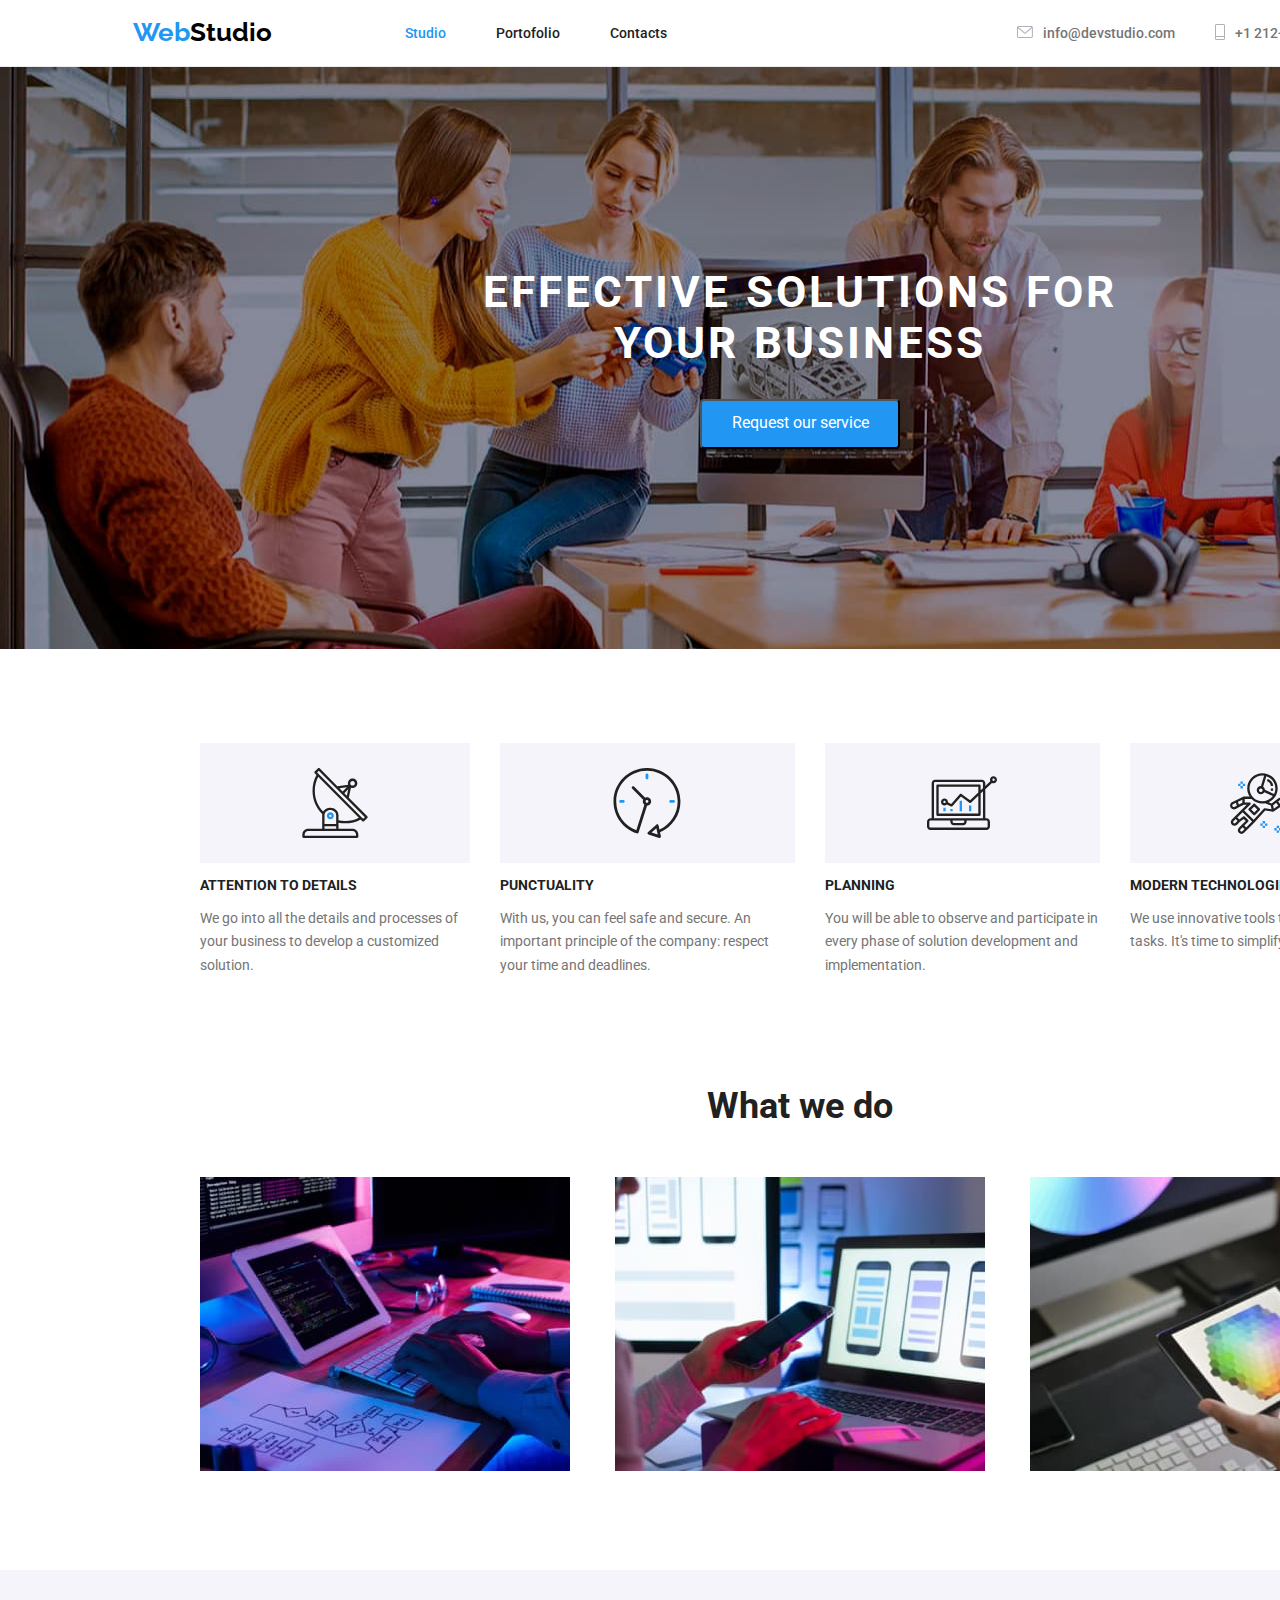
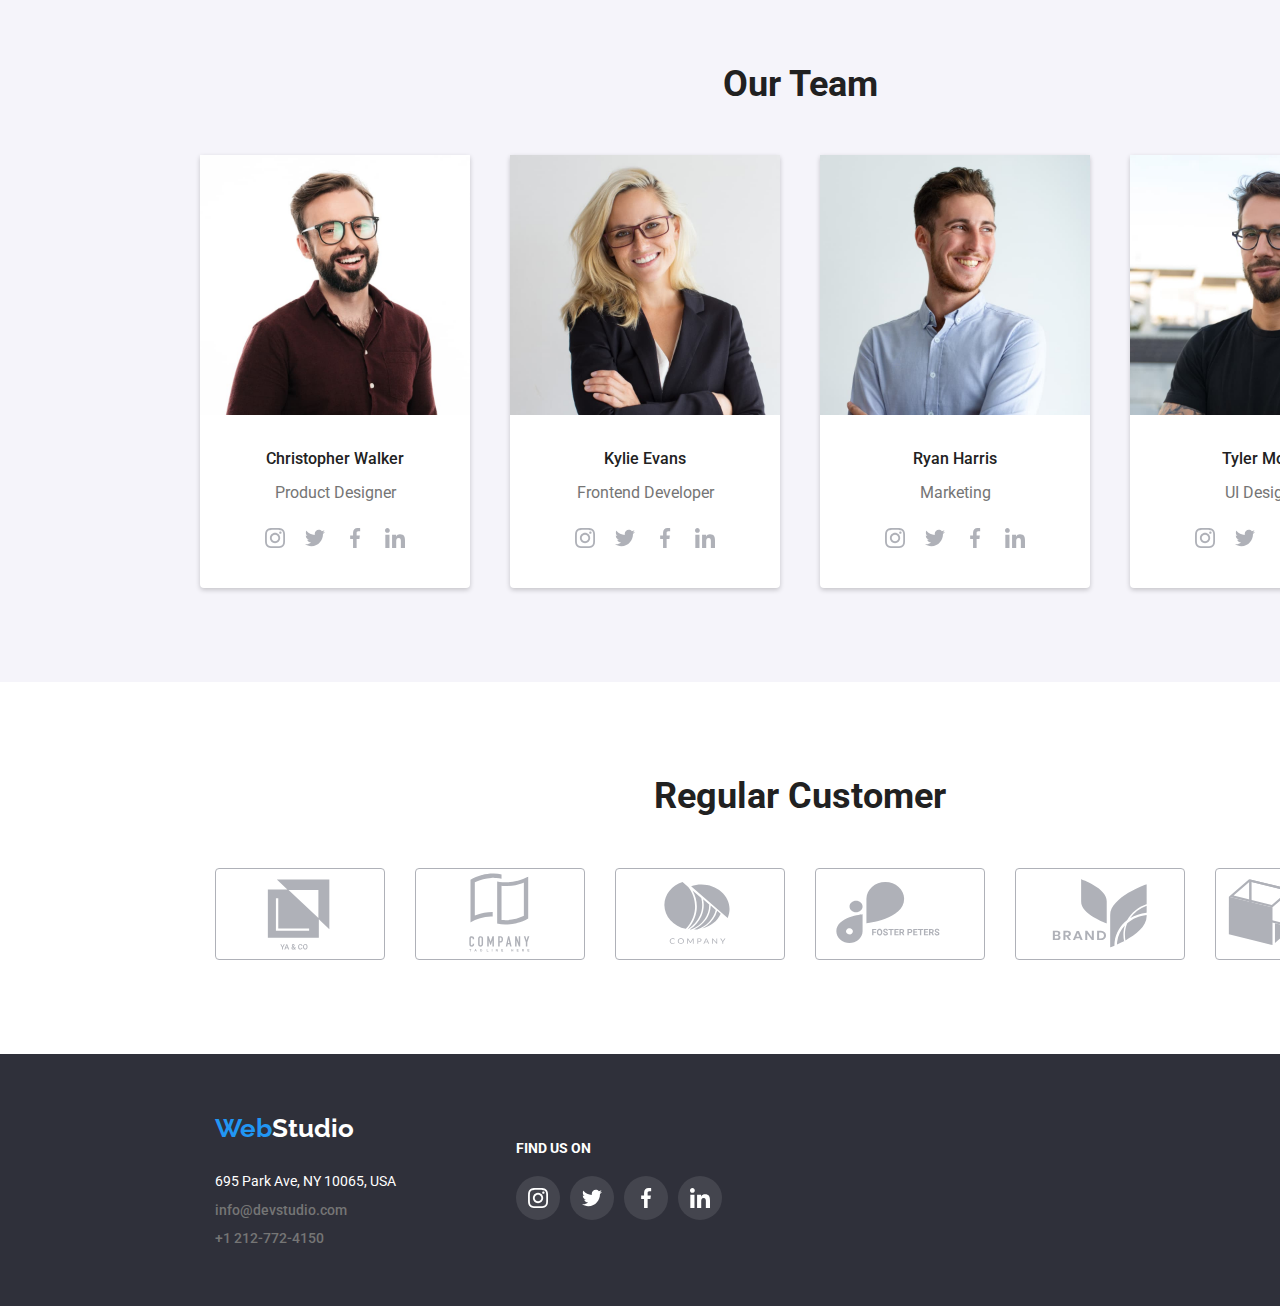
<file: index.html>
<!DOCTYPE html>
<html lang="en">
  <head>
    <meta charset="UTF-8" />
    <meta name="viewport" content="width=device-width, initial-scale=1.0" />
    <link
      rel="stylesheet"
      href="https://cdnjs.cloudflare.com/ajax/libs/modern-normalize/1.0.0/modern-normalize.min.css"
    />
    <link rel="preconnect" href="https://fonts.googleapis.com" />
    <link rel="preconnect" href="https://fonts.gstatic.com" crossorigin />
    <link
      href="https://fonts.googleapis.com/css2?family=Raleway:wght@700&family=Roboto:wght@400;500;700;900&display=swap"
      rel="stylesheet"
    />
    <link rel="stylesheet" href="./css/styles.css" />
    <title>Studio</title>
  </head>
  <body>
    <header class="header-container">
      <div class="navigation-container">
        <a
          class="main-link"
          href="https://panabogdanc.github.io/goit-markup-hw-04/"
          ><span class="main-link-style">Web</span>Studio</a
        >
        <nav class="navigation-link">
          <ul>
            <li>
              <a class="navigation-link-address actual" href="./index.html"
                >Studio</a
              >
            </li>
            <li>
              <a class="navigation-link-address" href="./portofolio.html"
                >Portofolio</a
              >
            </li>
            <li>
              <a class="navigation-link-address" href="./contacts.html"
                >Contacts</a
              >
            </li>
          </ul>
        </nav>
      </div>
      <div class="header-contact-container">
        <ul class="address-container">
          <li>
            <a class="contact-method" href="mailto:info@devstudio.com"
              ><span
                ><svg class="svg-icon">
                  <use xlink:href="./images/icons.svg#icon-mail" /></svg></span
              >info@devstudio.com</a
            >
          </li>
          <li>
            <a class="contact-method" href="tel:+1212-772-4150"
              ><span
                ><svg class="svg-icon">
                  <use xlink:href="./images/icons.svg#icon-tel" /></svg></span
              >+1 212-772-4150</a
            >
          </li>
        </ul>
      </div>
    </header>

    <main>
      <section class="first-section">
        <div class="first-section-container">
          <h1 class="first-section-title">
            EFFECTIVE SOLUTIONS FOR YOUR BUSINESS
          </h1>
          <button class="first-section-button" type="button">
            Request our service
          </button>
        </div>
      </section>
      <section class="what-we-do-section-container">
        <ul class="what-we-do-description-container">
          <li>
            <div class="what-we-do-icons-container">
              <svg class="what-we-do-icons">
                <use xlink:href="./images/icons.svg#icon-antenna" />
              </svg>
            </div>

            <h3 class="what-we-do-element">ATTENTION TO DETAILS</h3>
            <p class="what-we-do-description">
              We go into all the details and processes of your business to
              develop a customized solution.
            </p>
          </li>
          <li>
            <div class="what-we-do-icons-container">
              <svg class="what-we-do-icons">
                <use xlink:href="./images/icons.svg#icon-clock" />
              </svg>
            </div>
            <h3 class="what-we-do-element">PUNCTUALITY</h3>
            <p class="what-we-do-description">
              With us, you can feel safe and secure. An important principle of
              the company: respect your time and deadlines.
            </p>
          </li>
          <li>
            <div class="what-we-do-icons-container">
              <svg class="what-we-do-icons">
                <use xlink:href="./images/icons.svg#icon-diagram" />
              </svg>
            </div>
            <h3 class="what-we-do-element">PLANNING</h3>
            <p class="what-we-do-description">
              You will be able to observe and participate in every phase of
              solution development and implementation.
            </p>
          </li>
          <li>
            <div class="what-we-do-icons-container">
              <svg class="what-we-do-icons">
                <use xlink:href="./images/icons.svg#icon-astronaut" />
              </svg>
            </div>
            <h3 class="what-we-do-element">MODERN TECHNOLOGIES</h3>
            <p class="what-we-do-description">
              We use innovative tools to solve assigned tasks. It's time to
              simplify work processes.
            </p>
          </li>
        </ul>
        <div class="what-we-do-container">
          <h2 class="what-we-do-title">What we do</h2>
          <ul class="what-we-do-picture-container">
            <li>
              <img
                src="./images/coding-image.jpg"
                width="370"
                height="294"
                alt="A person coding"
              />
            </li>
            <li>
              <img
                src="./images/phone-app-image.jpg"
                width="370"
                height="294"
                alt="Design an app for phone"
              />
            </li>
            <li>
              <img
                src="./images/color-picker-image.jpg"
                width="370"
                height="294"
                alt="Colorpick on a tablet"
              />
            </li>
          </ul>
        </div>
      </section>
      <section class="our-team-section">
        <div class="our-team-section-container">
          <h2 class="team-title">Our Team</h2>
          <ul class="team-cards-container">
            <li>
              <img
                src="./images/christopher-walker.jpg"
                width="270"
                height="260"
                alt="Christopher Walker"
              />
              <h3 class="team-member">Christopher Walker</h3>
              <p class="team-role">Product Designer</p>
              <ul class="team-social-media">
                <li>
                  <svg>
                    <use xlink:href="./images/icons.svg#icon-instagram" />
                  </svg>
                </li>
                <li>
                  <svg>
                    <use xlink:href="./images/icons.svg#icon-twitter" />
                  </svg>
                </li>
                <li>
                  <svg>
                    <use xlink:href="./images/icons.svg#icon-facebook" />
                  </svg>
                </li>
                <li>
                  <svg>
                    <use xlink:href="./images/icons.svg#icon-linkedin" />
                  </svg>
                </li>
              </ul>
            </li>
            <li>
              <img
                src="./images/kylie-evans.jpg"
                width="270"
                height="260"
                alt="Kylie Evans"
              />
              <h3 class="team-member">Kylie Evans</h3>
              <p class="team-role">Frontend Developer</p>
              <ul class="team-social-media">
                <li>
                  <svg>
                    <use xlink:href="./images/icons.svg#icon-instagram" />
                  </svg>
                </li>
                <li>
                  <svg>
                    <use xlink:href="./images/icons.svg#icon-twitter" />
                  </svg>
                </li>
                <li>
                  <svg>
                    <use xlink:href="./images/icons.svg#icon-facebook" />
                  </svg>
                </li>
                <li>
                  <svg>
                    <use xlink:href="./images/icons.svg#icon-linkedin" />
                  </svg>
                </li>
              </ul>
            </li>
            <li>
              <img
                src="./images/ryan-harris.jpg"
                width="270"
                height="260"
                alt="Ryan Harris"
              />
              <h3 class="team-member">Ryan Harris</h3>
              <p class="team-role">Marketing</p>
              <ul class="team-social-media">
                <li>
                  <svg>
                    <use xlink:href="./images/icons.svg#icon-instagram" />
                  </svg>
                </li>
                <li>
                  <svg>
                    <use xlink:href="./images/icons.svg#icon-twitter" />
                  </svg>
                </li>
                <li>
                  <svg>
                    <use xlink:href="./images/icons.svg#icon-facebook" />
                  </svg>
                </li>
                <li>
                  <svg>
                    <use xlink:href="./images/icons.svg#icon-linkedin" />
                  </svg>
                </li>
              </ul>
            </li>
            <li>
              <img
                src="./images/tyler-moore.jpg"
                width="270"
                height="260"
                alt="Tyler Moore"
              />
              <h3 class="team-member">Tyler Moore</h3>
              <p class="team-role">UI Designer</p>
              <ul class="team-social-media">
                <li>
                  <svg>
                    <use xlink:href="./images/icons.svg#icon-instagram" />
                  </svg>
                </li>
                <li>
                  <svg>
                    <use xlink:href="./images/icons.svg#icon-twitter" />
                  </svg>
                </li>
                <li>
                  <svg>
                    <use xlink:href="./images/icons.svg#icon-facebook" />
                  </svg>
                </li>
                <li>
                  <svg>
                    <use xlink:href="./images/icons.svg#icon-linkedin" />
                  </svg>
                </li>
              </ul>
            </li>
          </ul>
        </div>
      </section>
      <section class="regular-customers-section">
        <div class="regular-customers-container">
          <h2 class="regular-customers-title">Regular Customer</h2>
          <ul class="regular-customers-list">
            <li>
              <svg>
                <use xlink:href="./images/icons.svg#icon-logo-1" />
              </svg>
            </li>
            <li>
              <svg>
                <use xlink:href="./images/icons.svg#icon-logo-2" />
              </svg>
            </li>
            <li>
              <svg>
                <use xlink:href="./images/icons.svg#icon-logo-3" />
              </svg>
            </li>
            <li>
              <svg>
                <use xlink:href="./images/icons.svg#icon-logo-4" />
              </svg>
            </li>
            <li>
              <svg>
                <use xlink:href="./images/icons.svg#icon-logo-5" />
              </svg>
            </li>
            <li>
              <svg>
                <use xlink:href="./images/icons.svg#icon-logo-6" />
              </svg>
            </li>
          </ul>
        </div>
      </section>
    </main>

    <footer class="footer-style">
      <div class="footer-container">
        <a
          class="footer-main-link"
          href="https://panabogdanc.github.io/goit-markup-hw-04/"
          ><span class="main-link-style">Web</span>Studio</a
        >
        <address>
          <ul class="footer-address-container">
            <li>
              <span class="address-style">695 Park Ave, NY 10065, USA</span>
            </li>
            <li>
              <a class="contact-method" href="mailto:info@devstudio.com"
                >info@devstudio.com</a
              >
            </li>
            <li>
              <a class="contact-method" href="tel:+1212-772-4150"
                >+1 212-772-4150</a
              >
            </li>
          </ul>
        </address>
      </div>
      <div class="find-us">
        <h3 class="find-us-title">FIND US ON</h3>
        <ul class="find-us-list">
          <li>
            <svg>
              <use xlink:href="./images/icons.svg#icon-instagram" />
            </svg>
          </li>
          <li>
            <svg>
              <use xlink:href="./images/icons.svg#icon-twitter" />
            </svg>
          </li>
          <li>
            <svg>
              <use xlink:href="./images/icons.svg#icon-facebook" />
            </svg>
          </li>
          <li>
            <svg>
              <use xlink:href="./images/icons.svg#icon-linkedin" />
            </svg>
          </li>
        </ul>
      </div>
    </footer>
  </body>
</html>
</file>
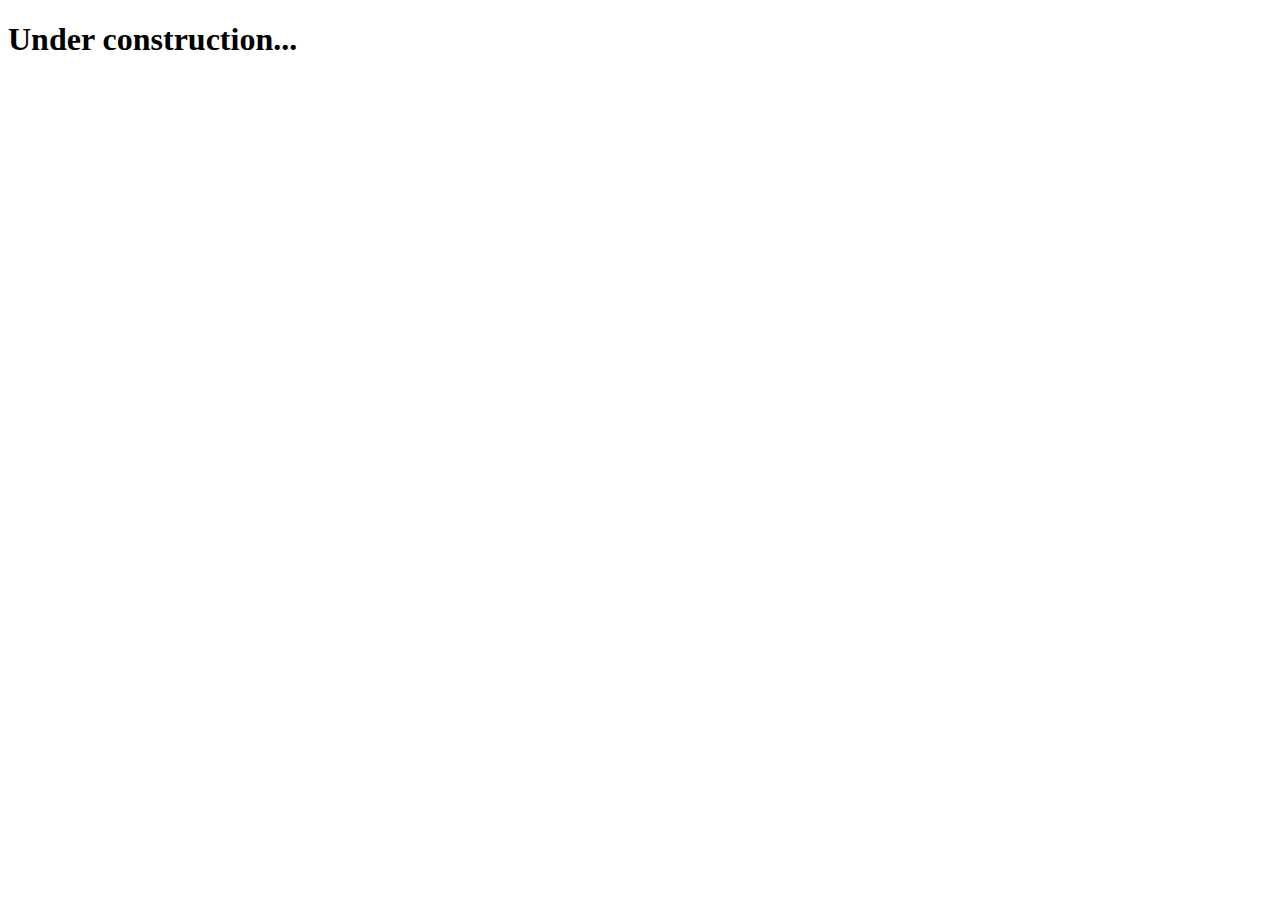
<file: contacts.html>
<!DOCTYPE html>
<html lang="en">
  <head>
    <meta charset="UTF-8" />
    <meta name="viewport" content="width=device-width, initial-scale=1.0" />
    <title>Contacts</title>
  </head>
  <body>
    <h1>Under construction...</h1>
  </body>
</html>
</file>
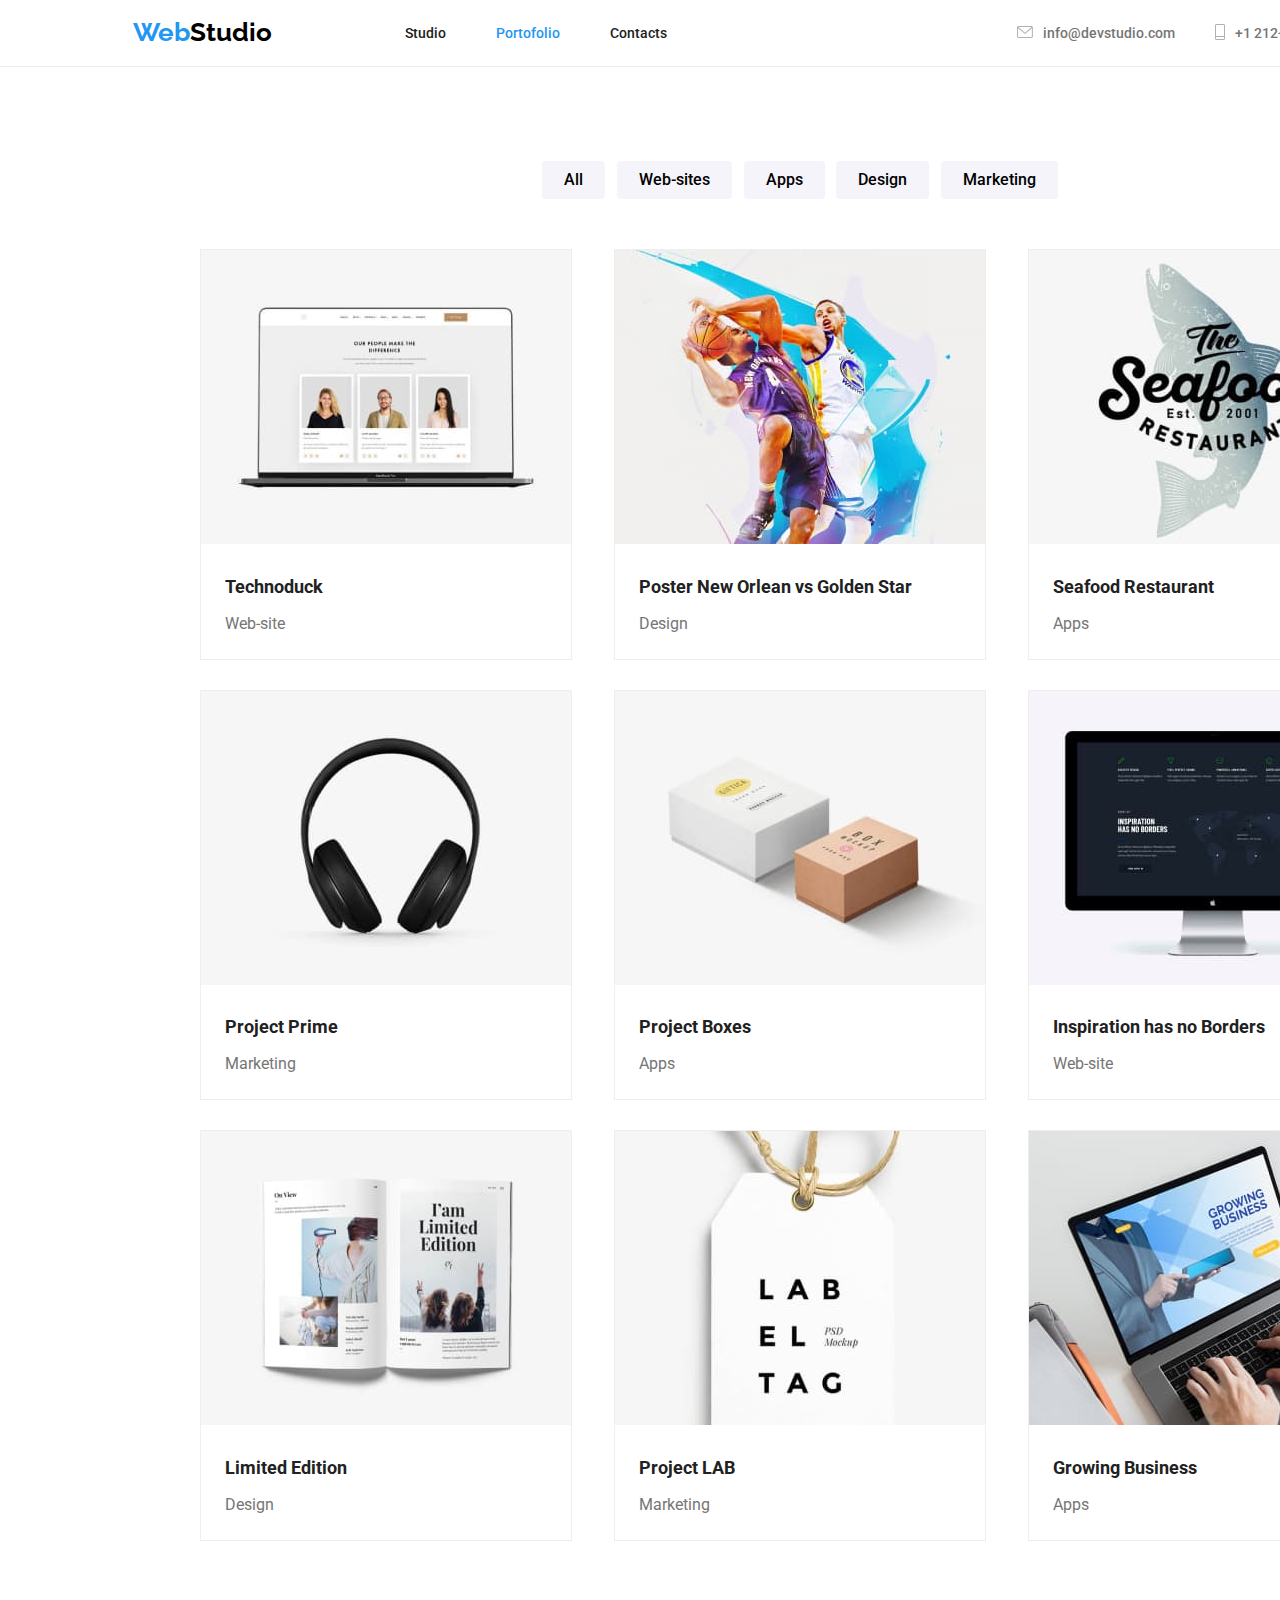
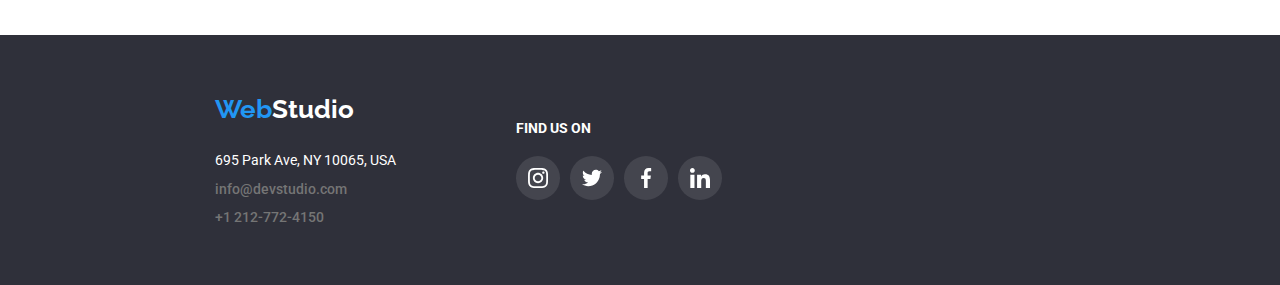
<file: portofolio.html>
<!DOCTYPE html>
<html lang="en">
  <head>
    <meta charset="UTF-8" />
    <meta name="viewport" content="width=device-width, initial-scale=1.0" />
    <link
      rel="stylesheet"
      href="https://cdnjs.cloudflare.com/ajax/libs/modern-normalize/1.0.0/modern-normalize.min.css"
    />
    <link rel="preconnect" href="https://fonts.googleapis.com" />
    <link rel="preconnect" href="https://fonts.gstatic.com" crossorigin />
    <link
      href="https://fonts.googleapis.com/css2?family=Raleway:wght@700&family=Roboto:wght@400;500;700;900&display=swap"
      rel="stylesheet"
    />
    <link rel="stylesheet" href="./css/styles.css" />
    <title>Portofolio</title>
  </head>
  <body>
    <header class="header-container">
      <div class="navigation-container">
        <a
          class="main-link"
          href="https://panabogdanc.github.io/goit-markup-hw-04/"
          ><span class="main-link-style">Web</span>Studio</a
        >
        <nav class="navigation-link">
          <ul>
            <li>
              <a class="navigation-link-address" href="./index.html">Studio</a>
            </li>
            <li>
              <a class="navigation-link-address actual" href="./portofolio.html"
                >Portofolio</a
              >
            </li>
            <li>
              <a class="navigation-link-address" href="./contacts.html"
                >Contacts</a
              >
            </li>
          </ul>
        </nav>
      </div>
      <div class="header-contact-container">
        <ul class="address-container">
          <li>
            <a class="contact-method" href="mailto:info@devstudio.com"
              ><span
                ><svg class="svg-icon">
                  <use xlink:href="./images/icons.svg#icon-mail" /></svg></span
              >info@devstudio.com</a
            >
          </li>
          <li>
            <a class="contact-method" href="tel:+1212-772-4150"
              ><span
                ><svg class="svg-icon">
                  <use xlink:href="./images/icons.svg#icon-tel" /></svg></span
              >+1 212-772-4150</a
            >
          </li>
        </ul>
      </div>
    </header>
    <main>
      <section class="main-section-container">
        <div class="cards-section-container">
          <ul class="portofolio-buttons-container">
            <li>
              <button class="portofolio-button" type="button">All</button>
            </li>
            <li>
              <button class="portofolio-button" type="button">Web-sites</button>
            </li>
            <li>
              <button class="portofolio-button" type="button">Apps</button>
            </li>
            <li>
              <button class="portofolio-button" type="button">Design</button>
            </li>
            <li>
              <button class="portofolio-button" type="button">Marketing</button>
            </li>
          </ul>
          <ul class="cards-container">
            <li>
              <article>
                <img
                  src="./images/technoduck.jpg"
                  width="370"
                  height="294"
                  alt="Technoduck website"
                />
                <h3 class="project-name">Technoduck</h3>
                <p class="project-category">Web-site</p>
              </article>
            </li>
            <li>
              <article>
                <img
                  src="./images/basketball-poster.jpg"
                  width="370"
                  height="294"
                  alt="Basketball poster"
                />
                <h3 class="project-name">Poster New Orlean vs Golden Star</h3>
                <p class="project-category">Design</p>
              </article>
            </li>
            <li>
              <article>
                <img
                  src="./images/seafood-restaurant.jpg"
                  width="370"
                  height="294"
                  alt="Seafood restaurant logo"
                />
                <h3 class="project-name">Seafood Restaurant</h3>
                <p class="project-category">Apps</p>
              </article>
            </li>
            <li>
              <article>
                <img
                  src="./images/headphones.jpg"
                  width="370"
                  height="294"
                  alt="Headphones"
                />
                <h3 class="project-name">Project Prime</h3>
                <p class="project-category">Marketing</p>
              </article>
            </li>
            <li>
              <article>
                <img
                  src="./images/boxes.jpg"
                  width="370"
                  height="294"
                  alt="Boxes"
                />
                <h3 class="project-name">Project Boxes</h3>
                <p class="project-category">Apps</p>
              </article>
            </li>
            <li>
              <article>
                <img
                  src="./images/imac.jpg"
                  width="370"
                  height="294"
                  alt="iMac"
                />
                <h3 class="project-name">Inspiration has no Borders</h3>
                <p class="project-category">Web-site</p>
              </article>
            </li>
            <li>
              <article>
                <img
                  src="./images/book.jpg"
                  width="370"
                  height="294"
                  alt="Book"
                />
                <h3 class="project-name">Limited Edition</h3>
                <p class="project-category">Design</p>
              </article>
            </li>
            <li>
              <article>
                <img
                  src="./images/tag.jpg"
                  width="370"
                  height="294"
                  alt="LAB Tag"
                />
                <h3 class="project-name">Project LAB</h3>
                <p class="project-category">Marketing</p>
              </article>
            </li>
            <li>
              <article>
                <img
                  src="./images/laptop.jpg"
                  width="370"
                  height="294"
                  alt="Laptop"
                />
                <h3 class="project-name">Growing Business</h3>
                <p class="project-category">Apps</p>
              </article>
            </li>
          </ul>
        </div>
      </section>
    </main>
    <footer class="footer-style">
      <div class="footer-container">
        <a
          class="footer-main-link"
          href="https://panabogdanc.github.io/goit-markup-hw-04/"
          ><span class="main-link-style">Web</span>Studio</a
        >
        <address class="address-style">
          <ul class="footer-address-container">
            <li>
              <span class="address-style">695 Park Ave, NY 10065, USA</span>
            </li>
            <li>
              <a class="contact-method" href="mailto:info@devstudio.com"
                >info@devstudio.com</a
              >
            </li>
            <li>
              <a class="contact-method" href="tel:+1212-772-4150"
                >+1 212-772-4150</a
              >
            </li>
          </ul>
        </address>
      </div>
      <div class="find-us">
        <h3 class="find-us-title">FIND US ON</h3>
        <ul class="find-us-list">
          <li>
            <svg>
              <use xlink:href="./images/icons.svg#icon-instagram" />
            </svg>
          </li>
          <li>
            <svg>
              <use xlink:href="./images/icons.svg#icon-twitter" />
            </svg>
          </li>
          <li>
            <svg>
              <use xlink:href="./images/icons.svg#icon-facebook" />
            </svg>
          </li>
          <li>
            <svg>
              <use xlink:href="./images/icons.svg#icon-linkedin" />
            </svg>
          </li>
        </ul>
      </div>
    </footer>
  </body>
</html>
</file>
<file: css/styles.css>
/* Styles for both index.html and portofolio.html */
:root {
  --standard-font: 'Roboto', sans-serif;
  --standard-title-font: 'Raleway', sans-serif;
  --standard-bg-color: #2f303a;
  --standard-highlight-color: #2196f3;
  --standard-gray: #757575;
}

body {
  font-family: var(--standard-font);
  width: 1600px;
  background-color: #fff;
  color: #212121;
  margin: 0;
}

header ul {
  list-style-type: none;
}

.header-container {
  display: flex;
  align-items: center;
  justify-content: space-between;
  border-bottom: 1px solid #ececec;
}

.navigation-container {
  display: flex;
  flex-direction: row;
  justify-content: center;
  align-items: center;
  width: 50%;
  gap: 93px;
}

.navigation-link ul {
  display: flex;
  flex-direction: row;
  justify-content: center;
  gap: 50px;
  margin: 24px 0 24px 0;
}

.header-contact-container {
  width: 50%;
  display: flex;
  justify-content: center;
}

.address-container {
  display: flex;
  justify-content: flex-end;
  align-items: center;
  padding: 0;
}

.address-container li:first-child svg {
  width: 16px;
  height: 12px;
}

.address-container li:last-child svg {
  width: 10px;
  height: 16px;
}

.icon-and-address:hover,
.icon-and-address:focus {
  fill: var(--standard-highlight-color);
}

.main-link {
  text-decoration: none;
  font-family: var(--standard-title-font);
  color: #000;
  font-size: 26px;
  font-weight: 700;
}

.footer-main-link {
  text-decoration: none;
  font-family: var(--standard-title-font);
  color: #fff;
  font-size: 26px;
  font-weight: 700;
}

.main-link-style {
  color: var(--standard-highlight-color);
}

.navigation-link-address {
  text-decoration: none;
  font-size: 14px;
  font-weight: 500;
  color: #212121;
}

.contact-method {
  display: flex;
  align-items: center;
  text-decoration: none;
  font-style: normal;
  font-size: 14px;
  font-weight: 500;
  color: var(--standard-gray);
  margin-right: 40px;
}

.svg-icon {
  fill: #afb1b8;
  margin-right: 10px;
}

.navigation-link-address:hover,
.navigation-link-address:focus,
.contact-method:hover,
.contact-method:focus,
.contact-method:hover span svg {
  color: var(--standard-highlight-color);
  fill: var(--standard-highlight-color);
}

.actual {
  color: var(--standard-highlight-color);
}

.footer-container {
  display: flex;
  flex-direction: column;
  justify-content: center;
  padding-top: 60px;
  padding-bottom: 60px;
  padding-left: 215px;
}

.footer-address-container {
  list-style-type: none;
  width: 231px;
  display: flex;
  flex-direction: column;
  padding-top: 28px;
  padding-left: 0;
  margin: 0;
  gap: 12px;
}

.footer-style {
  /* height: 251px; */
  display: flex;
  background-color: var(--standard-bg-color);
  color: #fff;
}

.address-style {
  color: #fff;
  font-size: 14px;
  font-style: normal;
}

.find-us {
  display: flex;
  flex-direction: column;
  justify-content: center;
  padding-left: 70px;
}

.find-us-title {
  font-size: 14px;
  line-height: 16px;
  padding: 0;
  margin: 0;
}

.find-us-list {
  list-style-type: none;
  display: flex;
  gap: 10px;
  padding: 20px 0 0 0;
  margin: 0;
}

.find-us-list li {
  width: 44px;
  height: 44px;
  background-color: rgba(255, 255, 255, 0.1);
  border-radius: 50%;
  display: flex;
  justify-content: center;
  fill: #fff;
}

.find-us-list li:hover,
.find-us-list li:focus {
  background-color: var(--standard-highlight-color);
  fill: #fff;
}

.find-us-list svg {
  width: 20px;
}

/* Styles for index.html */

.first-section {
  background-color: var(--standard-bg-color);
  background-image: url(../images/background-image.jpg);
  display: flex;
  justify-content: center;
  color: #fff;
  overflow: auto;
}

.first-section-container {
  display: flex;
  width: 696px;
  flex-direction: column;
  align-items: center;
  padding-top: 200px;
  padding-bottom: 200px;
  gap: 30px;
}

.first-section-title {
  font-size: 44px;
  letter-spacing: 0.2rem;
  width: 696px;
  text-align: center;
  margin: 0;
}

.first-section-button {
  color: #fff;
  background-color: var(--standard-highlight-color);
  font-family: inherit;
  font-size: 16px;
  cursor: pointer;

  width: 200px;
  height: 50px;
  border-radius: 4px;
  border-color: #000;
  box-shadow: 0px 2px 4px rgba(0, 0, 0, 0.2);
}

.first-section-button:hover,
.first-section-button:focus {
  background-color: #188ce8;
}

.what-we-do-section-container {
  display: flex;
  width: 1600px;
  flex-direction: column;
  align-items: center;
}

.what-we-do-description-container {
  display: flex;
  width: 1200px;
  justify-content: space-between;
  gap: 30px;
  padding: 94px 0 94px 0;
  list-style-type: none;
  margin: 0;
}

.what-we-do-icons-container {
  background-color: #f5f4fa;
  display: flex;
  justify-content: center;
  align-items: center;
  padding: 25px 100px;
}

.what-we-do-icons {
  width: 70px;
  height: 70px;
}

.what-we-do-icons svg {
  width: 70px;
  height: 70px;
}

.what-we-do-container {
  display: flex;
  flex-direction: column;
  align-items: center;
  gap: 50px;
}

.what-we-do-picture-container {
  display: flex;
  width: 1200px;
  justify-content: space-between;
  gap: 30px;
  padding: 0 0 94px 0;
  margin: 0;
  list-style-type: none;
}

.what-we-do-title {
  font-size: 36px;
  font-weight: 700;
  margin: 0;
}

.what-we-do-element {
  font-size: 14px;
  font-weight: 700;
}

.what-we-do-description {
  color: var(--standard-gray);
  font-size: 14px;
  line-height: 1.7;
}

.team-cards-container {
  display: flex;
  width: 1200px;
  justify-content: space-between;
  gap: 30px;
  padding: 50px 0 94px 0;
  margin: 0;
  list-style-type: none;
}

.team-cards-container li {
  background-color: #fff;
  border-bottom-left-radius: 4px;
  border-bottom-right-radius: 4px;
}

.team-cards-container > li {
  box-shadow: 0px 2px 5px rgba(0, 0, 0, 0.2);
}

.our-team-section {
  display: flex;
  justify-content: center;
  background-color: #f5f4fa;
}

.our-team-section-container {
  display: flex;
  width: 1200px;
  flex-direction: column;
  align-items: center;
}

.cards-description {
  background-color: #fff;
}

.team-title {
  font-size: 36px;
  font-weight: 700;
  padding: 94px 0 0 0;
  margin: 0;
}

.team-member {
  display: flex;
  justify-content: center;
  font-size: 16px;
  font-weight: 500;
  padding-top: 30px;
  margin: 0;
}

.team-role {
  display: flex;
  justify-content: center;
  color: var(--standard-gray);
  padding: 10px auto 30px auto;
}

.team-social-media {
  display: flex;
  justify-content: center;
  padding: 0 0 30px 0;
}

.team-social-media li {
  display: flex;
  justify-content: center;
  align-items: center;
  width: 40px;
  height: 40px;
  list-style-type: none;
  fill: #afb1b8;
}

.team-social-media li:hover,
.team-social-media li:focus {
  background-color: var(--standard-highlight-color);
  border-radius: 50%;
  fill: #fff;
}

.team-social-media li svg {
  width: 20px;
  height: 20px;
}

.regular-customers-container {
  display: flex;
  flex-direction: column;
  align-items: center;
  padding-top: 94px;
  padding-bottom: 94px;
}

.regular-customers-title {
  font-size: 36px;
  font-weight: 700;
  margin: 0;
}

.regular-customers-list {
  list-style-type: none;
  display: flex;
  gap: 30px;
  padding: 50px 0 0 0;
  margin: 0;
}

.regular-customers-list li {
  width: 170px;
  height: 92px;
  display: flex;
  border: 1px solid #afb1b8;
  border-radius: 4px;
  fill: #afb1b8;
}

.regular-customers-list li:hover,
.regular-customers-list li:focus {
  fill: var(--standard-highlight-color);
  border-color: var(--standard-highlight-color);
}

/* Styles for portofolio.html */

.portofolio-button {
  font-family: inherit;
  font-size: 16px;
  font-weight: 500;
  line-height: 1.625;
  background-color: #f5f4fa;
  border: none;
  border-radius: 4px;
  cursor: pointer;
  padding: 6px 22px 6px 22px;
}

.portofolio-button:hover,
.portofolio-button:focus {
  color: #fff;
  background-color: var(--standard-highlight-color);
  box-shadow: 0px 2px 0px rgba(0, 0, 0, 0.2);
}

.project-name {
  font-size: 18px;
  line-height: 2;
  font-weight: 700;
  margin-top: 20px;
  margin-left: 24px;
  margin-bottom: 0;
}

.project-category {
  color: var(--standard-gray);
  line-height: 1.875;
  margin-top: 4px;
  margin-bottom: 20px;
  margin-left: 24px;
}

.main-section-container {
  display: flex;
  justify-content: center;
}

.cards-section-container {
  display: flex;
  width: 1200px;
  flex-direction: column;
  align-items: center;
  padding-top: 94px;
  padding-bottom: 94px;
}

.portofolio-buttons-container {
  display: flex;
  width: 516px;
  justify-content: space-between;
  list-style-type: none;
  gap: 8px;
  padding: 0;
  margin: 0;
}

.cards-container {
  display: flex;
  flex-wrap: wrap;
  justify-content: space-between;
  gap: 30px;
  flex-basis: calc((100% - 30px) / 3);
  padding-top: 50px;
  padding-left: 0;
  margin: 0;
  list-style-type: none;
}

.cards-container li {
  border: 1px solid #eeeeee;
}

.cards-container > li:hover {
  box-shadow: 0px 2px 4px rgba(0, 0, 0, 0.2);
}
</file>
